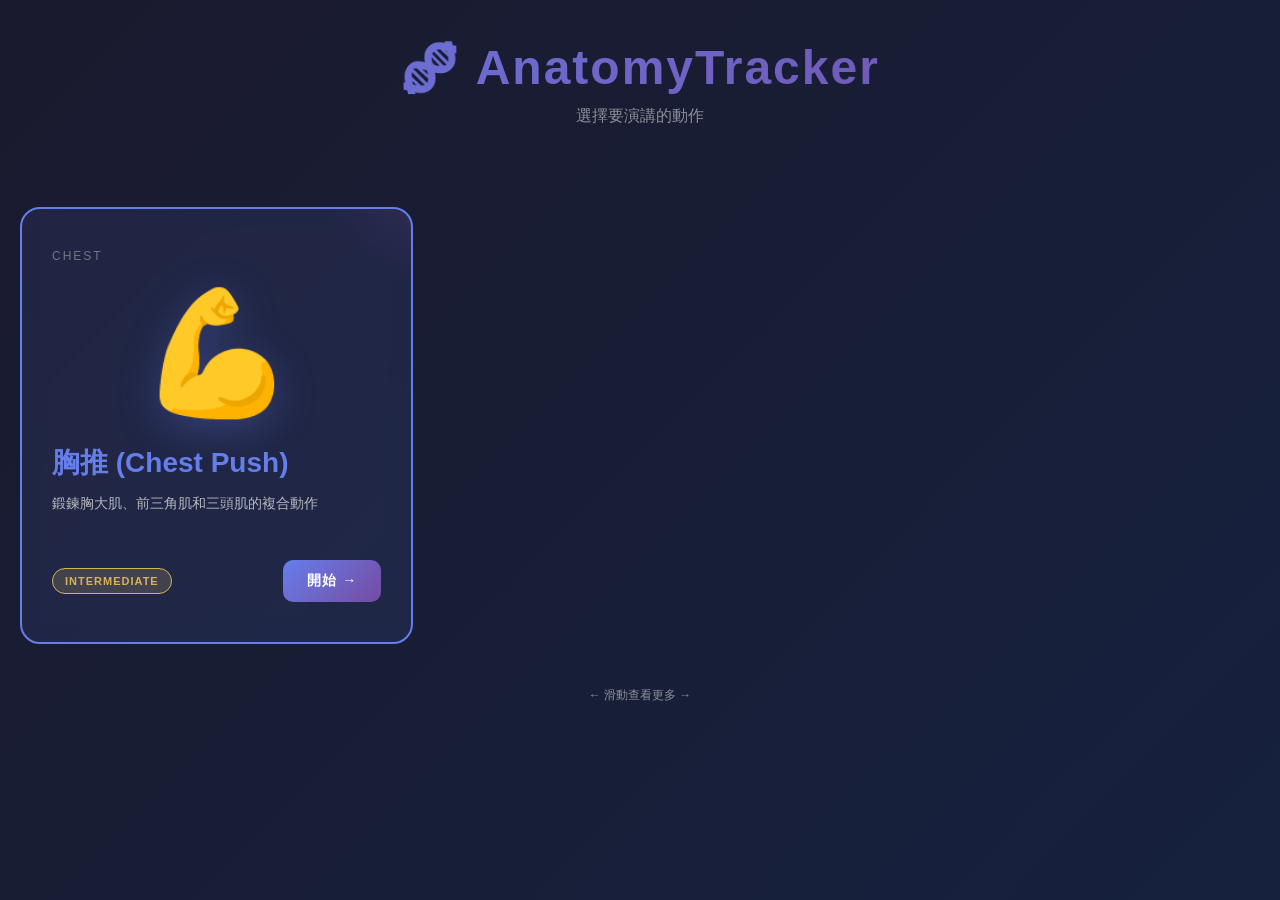
<file: index.html>
<!DOCTYPE html>
<html lang="zh-TW">
<head>
    <meta charset="UTF-8">
    <meta name="viewport" content="width=device-width, initial-scale=1.0">
    <title>AnatomyTracker - 選擇動作</title>
    <script src="js/exercise.js"></script>

    <style>
        * {
            margin: 0;
            padding: 0;
            box-sizing: border-box;
        }

        body {
            background: linear-gradient(135deg, #1a1a2e 0%, #16213e 100%);
            color: white;
            font-family: 'Segoe UI', Arial, sans-serif;
            min-height: 100vh;
            padding: 40px 20px;
        }

        .header {
            text-align: center;
            margin-bottom: 60px;
        }

        .header h1 {
            font-size: 48px;
            margin-bottom: 10px;
            background: linear-gradient(135deg, #667eea 0%, #764ba2 100%);
            -webkit-background-clip: text;
            -webkit-text-fill-color: transparent;
            font-weight: 800;
            letter-spacing: 2px;
        }

        .header p {
            font-size: 16px;
            opacity: 0.8;
            color: #aaa;
        }

        .carousel-container {
            max-width: 1400px;
            margin: 0 auto;
            position: relative;
        }

        .carousel {
            display: flex;
            gap: 30px;
            overflow-x: auto;
            scroll-behavior: smooth;
            padding: 20px 0;
            scroll-padding: 20px;
            /* 隱藏滾動條 */
            scrollbar-width: none;
        }

        .carousel::-webkit-scrollbar {
            display: none;
        }

        .exercise-card {
            flex: 0 0 calc(100% / 3 - 20px);
            min-width: 350px;
            aspect-ratio: 9 / 10;
            background: rgba(102, 126, 234, 0.1);
            border: 2px solid #667eea;
            border-radius: 20px;
            overflow: hidden;
            cursor: pointer;
            transition: all 0.4s cubic-bezier(0.4, 0, 0.2, 1);
            display: flex;
            flex-direction: column;
            position: relative;
            backdrop-filter: blur(10px);
        }

        .exercise-card:hover {
            transform: translateY(-20px) scale(1.05);
            border-color: #764ba2;
            box-shadow: 0 20px 60px rgba(102, 126, 234, 0.4);
            background: rgba(102, 126, 234, 0.2);
        }

        .exercise-card::before {
            content: '';
            position: absolute;
            top: -50%;
            right: -50%;
            width: 300px;
            height: 300px;
            background: radial-gradient(circle, rgba(118, 75, 162, 0.3) 0%, transparent 70%);
            transition: all 0.4s;
        }

        .exercise-card:hover::before {
            top: -30%;
            right: -30%;
        }

        .card-content {
            position: relative;
            z-index: 1;
            display: flex;
            flex-direction: column;
            justify-content: space-between;
            height: 100%;
            padding: 40px 30px;
        }

        .card-icon {
            font-size: 120px;
            text-align: center;
            margin: 20px 0;
            filter: drop-shadow(0 10px 20px rgba(102, 126, 234, 0.3));
        }

        .card-title {
            font-size: 28px;
            font-weight: 700;
            margin-bottom: 10px;
            color: #667eea;
        }

        .card-category {
            font-size: 12px;
            opacity: 0.6;
            text-transform: uppercase;
            letter-spacing: 2px;
            margin-bottom: 20px;
            color: #aaa;
        }

        .card-description {
            font-size: 14px;
            line-height: 1.6;
            opacity: 0.8;
            color: #ddd;
            margin-bottom: 30px;
            flex: 1;
        }

        .card-footer {
            display: flex;
            justify-content: space-between;
            align-items: center;
        }

        .difficulty {
            font-size: 11px;
            font-weight: 600;
            padding: 6px 12px;
            border-radius: 20px;
            text-transform: uppercase;
            letter-spacing: 1px;
        }

        .difficulty.beginner {
            background: rgba(100, 200, 100, 0.2);
            color: #64c864;
            border: 1px solid #64c864;
        }

        .difficulty.intermediate {
            background: rgba(200, 180, 100, 0.2);
            color: #d4b456;
            border: 1px solid #d4b456;
        }

        .difficulty.advanced {
            background: rgba(200, 100, 100, 0.2);
            color: #ff6b6b;
            border: 1px solid #ff6b6b;
        }

        .btn-start {
            background: linear-gradient(135deg, #667eea 0%, #764ba2 100%);
            color: white;
            border: none;
            padding: 12px 24px;
            border-radius: 10px;
            font-weight: 600;
            cursor: pointer;
            font-size: 14px;
            transition: all 0.3s;
            letter-spacing: 1px;
        }

        .btn-start:hover {
            transform: scale(1.08);
            box-shadow: 0 10px 25px rgba(102, 126, 234, 0.5);
        }

        .btn-start:active {
            transform: scale(0.95);
        }

        /* 滾動提示 */
        .scroll-hint {
            position: absolute;
            bottom: -40px;
            left: 50%;
            transform: translateX(-50%);
            font-size: 12px;
            opacity: 0.5;
            animation: bounce 2s infinite;
        }

        @keyframes bounce {
            0%, 100% { transform: translateX(-50%) translateY(0); }
            50% { transform: translateX(-50%) translateY(-10px); }
        }

        /* 響應式 */
        @media (max-width: 1200px) {
            .exercise-card {
                flex: 0 0 calc(100% / 2 - 15px);
                min-width: 300px;
            }

            .card-icon {
                font-size: 100px;
            }

            .card-title {
                font-size: 24px;
            }
        }

        @media (max-width: 768px) {
            .header h1 {
                font-size: 36px;
            }

            .exercise-card {
                flex: 0 0 100%;
                min-width: 100%;
            }

            .card-content {
                padding: 30px 20px;
            }

            .card-icon {
                font-size: 80px;
            }

            .card-title {
                font-size: 22px;
            }
        }

        /* 沒有卡片時的提示 */
        .empty-state {
            text-align: center;
            padding: 60px 20px;
            opacity: 0.6;
        }

        .empty-state p {
            font-size: 18px;
            margin-bottom: 10px;
        }
    </style>
</head>
<body>
    <div class="header">
        <h1>🧬 AnatomyTracker</h1>
        <p>選擇要演講的動作</p>
    </div>

    <div class="carousel-container">
        <div class="carousel" id="carousel">
            <!-- 動作卡片會動態插入這裡 -->
        </div>
        <div class="scroll-hint">← 滑動查看更多 →</div>
    </div>

    <script>
        function renderExercises() {
            const carousel = document.getElementById('carousel');
            carousel.innerHTML = '';

            const exercises = getAllExercises();

            if (exercises.length === 0) {
                carousel.innerHTML = '<div class="empty-state"><p>暫無動作配置</p></div>';
                return;
            }

            exercises.forEach(exercise => {
                const card = document.createElement('div');
                card.className = 'exercise-card';
                card.onclick = () => startExercise(exercise.id);

                card.innerHTML = `
                    <div class="card-content">
                        <div>
                            <div class="card-category">${exercise.category}</div>
                            <div class="card-icon">${exercise.icon}</div>
                            <div class="card-title">${exercise.name}</div>
                            <div class="card-description">${exercise.description}</div>
                        </div>
                        <div class="card-footer">
                            <span class="difficulty ${exercise.difficulty}">${exercise.difficulty}</span>
                            <button class="btn-start">開始 →</button>
                        </div>
                    </div>
                `;

                carousel.appendChild(card);
            });
        }

        function startExercise(exerciseId) {
            // 導向到演講模式
            window.location.href = `presentation.html?id=${exerciseId}`;
        }

        // 頁面載入時渲染
        document.addEventListener('DOMContentLoaded', () => {
            renderExercises();
        });
    </script>
</body>
</html>
</file>
